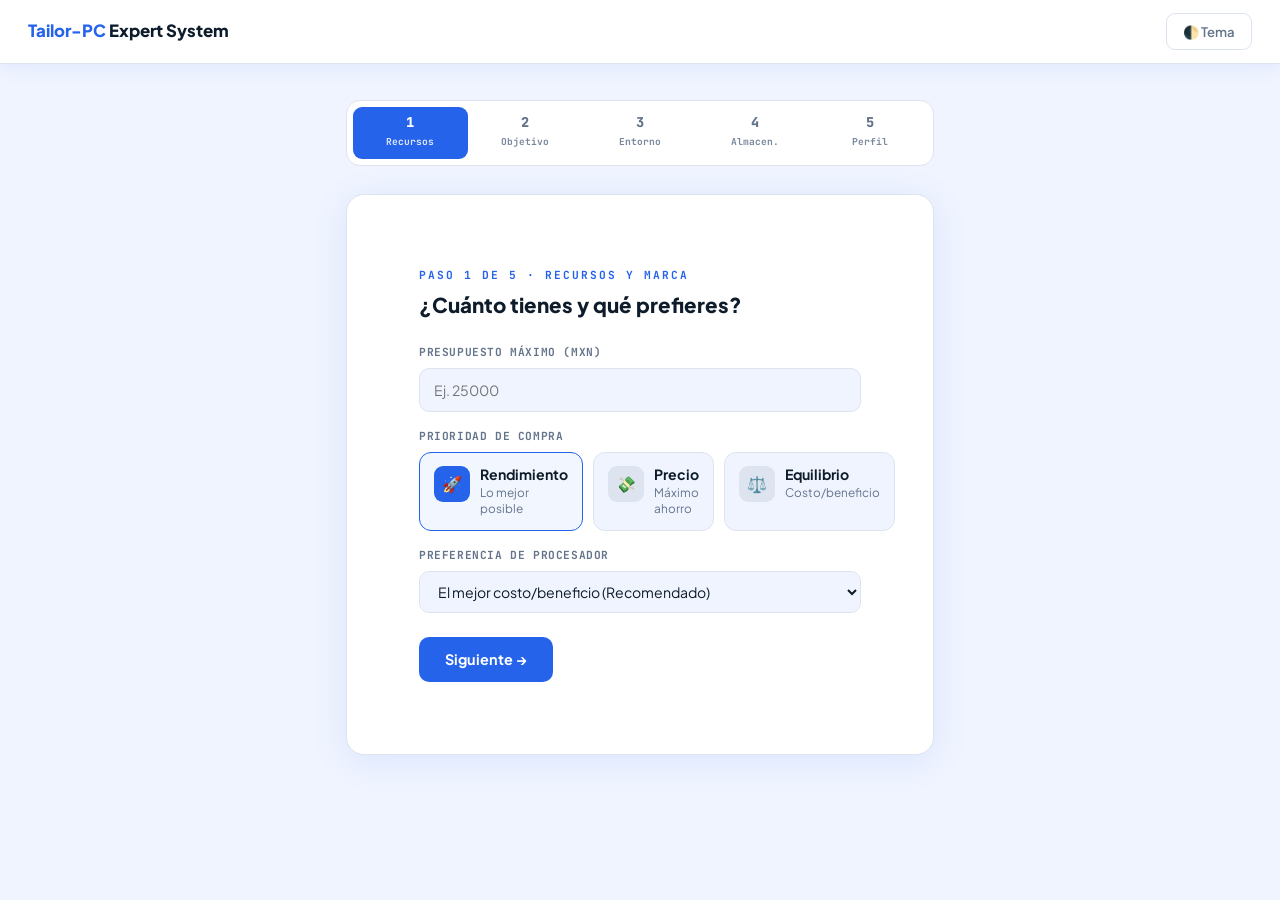
<file: TAILOR-PC/templates/index.html>
<!DOCTYPE html>
<html lang="es">
<head>
    <meta charset="UTF-8">
    <meta name="viewport" content="width=device-width, initial-scale=1.0">
    <title>Tailor-PC | Diagnóstico</title>
    <link href="https://cdn.jsdelivr.net/npm/bootstrap@5.3.0/dist/css/bootstrap.min.css" rel="stylesheet">
    <link href="https://fonts.googleapis.com/css2?family=JetBrains+Mono:wght@400;600;700&family=Plus+Jakarta+Sans:wght@400;500;600;700;800&display=swap" rel="stylesheet">
    <style>
    :root {
        --bg:       #f0f4ff;
        --bg-card:  #ffffff;
        --text:     #0d1b2a;
        --muted:    #64748b;
        --border:   #dde4f0;
        --accent:   #2563eb;
        --accent-2: #7c3aed;
        --shadow:   rgba(37,99,235,.10);
        --mono:     'JetBrains Mono', monospace;
        --sans:     'Plus Jakarta Sans', sans-serif;
    }
    [data-theme="dark"] {
        --bg:       #080d18; --bg-card:  #0f172a;
        --text:     #e2e8f0; --muted:    #94a3b8;
        --border:   #1e293b; --accent:   #3b82f6;
        --accent-2: #a855f7; --shadow:   rgba(59,130,246,.12);
    }
    *, *::before, *::after { box-sizing: border-box; margin: 0; padding: 0; }
    body {
        font-family: var(--sans); background: var(--bg); color: var(--text);
        min-height: 100vh; transition: background .3s, color .3s;
        font-size: 15px; line-height: 1.6;
    }

    /* ── Topbar ───────────────────────────────── */
    .topbar {
        position: sticky; top: 0; z-index: 900;
        background: var(--bg-card); border-bottom: 1px solid var(--border);
        padding: 13px 28px; display: flex; align-items: center;
        box-shadow: 0 1px 20px var(--shadow);
    }
    .brand { font-weight: 800; font-size: 1.05rem; color: var(--accent); flex: 1; }
    .brand span { color: var(--text); }
    .tb-btn {
        background: transparent; color: var(--muted);
        border: 1px solid var(--border); border-radius: 9px;
        padding: 7px 16px; font-family: var(--sans);
        font-size: .82rem; font-weight: 600; cursor: pointer; transition: all .15s;
    }
    .tb-btn:hover { border-color: var(--accent); color: var(--accent); }

    /* ── Form wrapper ─────────────────────────── */
    .form-wrap { max-width: 620px; margin: 36px auto; padding: 0 16px 60px; }

    /* ── Step pills nav ───────────────────────── */
    .step-nav {
        display: flex; gap: 0; margin-bottom: 28px;
        background: var(--bg-card); border: 1px solid var(--border);
        border-radius: 14px; padding: 6px; overflow: hidden;
    }
    .step-pill {
        flex: 1; text-align: center; padding: 9px 4px;
        border-radius: 9px; cursor: pointer; user-select: none;
        transition: background .2s, color .2s;
        font-family: var(--mono); font-size: .68rem; font-weight: 700;
        color: var(--muted); position: relative;
    }
    .step-pill.done   { color: var(--accent); }
    .step-pill.active { background: var(--accent); color: #fff; }
    .step-pill .pill-num {
        display: block; font-size: .85rem; font-weight: 800; line-height: 1;
        margin-bottom: 3px;
    }
    .step-pill .pill-label { font-size: .6rem; opacity: .85; white-space: nowrap; }

    /* ── Form card ────────────────────────────── */
    .form-card {
        background: var(--bg-card); border: 1px solid var(--border);
        border-radius: 18px; padding: 36px;
        box-shadow: 0 6px 36px var(--shadow);
        min-height: 340px; position: relative; overflow: hidden;
    }

    /* ── Step slide animation ─────────────────── */
    .step-pane {
        position: absolute; inset: 0; padding: 36px;
        opacity: 0; pointer-events: none;
        transform: translateX(40px);
        transition: opacity .32s ease, transform .32s ease;
    }
    .step-pane.active {
        position: relative; opacity: 1; pointer-events: all;
        transform: translateX(0);
    }
    .step-pane.exit-left  { opacity: 0; transform: translateX(-40px); }
    .step-pane.exit-right { opacity: 0; transform: translateX(40px); }

    /* ── Labels & inputs ──────────────────────── */
    .step-tag {
        font-family: var(--mono); font-size: .7rem; font-weight: 700;
        color: var(--accent); text-transform: uppercase; letter-spacing: 2px; margin-bottom: 4px;
    }
    .step-title { font-size: 1.28rem; font-weight: 800; margin-bottom: 22px; }

    .field-label {
        display: block; font-family: var(--mono); font-size: .7rem; font-weight: 700;
        color: var(--muted); text-transform: uppercase; letter-spacing: .6px; margin-bottom: 6px;
    }
    .form-ctrl, .form-sel {
        width: 100%; padding: 10px 14px;
        background: var(--bg) !important; border: 1px solid var(--border) !important;
        border-radius: 10px !important; color: var(--text) !important;
        font-family: var(--sans) !important; font-size: .88rem !important;
        outline: none; transition: border-color .2s, box-shadow .2s !important;
    }
    .form-ctrl:focus, .form-sel:focus {
        border-color: var(--accent) !important;
        box-shadow: 0 0 0 3px rgba(37,99,235,.1) !important;
    }
    .form-sel option { background: var(--bg-card); color: var(--text); }
    .field-mb { margin-bottom: 16px; }

    /* ── Option cards (radio-style) ───────────── */
    .option-grid { display: grid; gap: 10px; }
    .option-grid.cols-2 { grid-template-columns: 1fr 1fr; }
    .option-grid.cols-3 { grid-template-columns: 1fr 1fr 1fr; }

    .opt-card {
        border: 1.5px solid var(--border); border-radius: 12px;
        padding: 13px 14px; cursor: pointer; transition: all .18s;
        display: flex; align-items: flex-start; gap: 10px;
        background: var(--bg);
    }
    .opt-card:hover { border-color: var(--accent); background: rgba(37,99,235,.04); }
    .opt-card input[type=radio] { display: none; }
    .opt-card.selected { border-color: var(--accent); background: rgba(37,99,235,.06); }
    .opt-card.selected .opt-icon-wrap { background: var(--accent); color: #fff; }
    .opt-icon-wrap {
        width: 36px; height: 36px; border-radius: 9px;
        background: var(--border); display: flex; align-items: center;
        justify-content: center; font-size: 1rem; flex-shrink: 0;
        transition: background .18s, color .18s;
    }
    .opt-text h5 { font-size: .88rem; font-weight: 700; margin: 0 0 2px; }
    .opt-text p  { font-size: .74rem; color: var(--muted); margin: 0; line-height: 1.35; }

    /* ── Switch toggle ────────────────────────── */
    .sw-row {
        display: flex; align-items: center; gap: 12px;
        padding: 12px 0; border-bottom: 1px solid var(--border);
    }
    .sw-row:last-child { border-bottom: none; }
    .sw-row label { font-size: .88rem; font-weight: 500; cursor: pointer; flex: 1; }
    .sw-row .sw-desc { font-size: .76rem; color: var(--muted); }
    input[type=checkbox].form-check-input {
        width: 36px; height: 20px; cursor: pointer; flex-shrink: 0;
    }
    input[type=checkbox].form-check-input:checked {
        background-color: var(--accent) !important; border-color: var(--accent) !important;
    }

    /* ── Slider ───────────────────────────────── */
    .slider-wrap { padding: 4px 0 8px; }
    input[type=range] {
        width: 100%; accent-color: var(--accent); cursor: pointer;
    }
    .slider-labels {
        display: flex; justify-content: space-between;
        font-family: var(--mono); font-size: .68rem; color: var(--muted); margin-top: 4px;
    }

    /* ── Buttons ──────────────────────────────── */
    .btn-row { display: flex; gap: 10px; margin-top: 24px; }
    .btn-next {
        background: var(--accent); color: #fff; border: none;
        border-radius: 10px; padding: 11px 26px; font-family: var(--sans);
        font-weight: 700; font-size: .9rem; cursor: pointer; transition: background .15s;
    }
    .btn-next:hover { background: var(--accent-2); }
    .btn-back {
        background: transparent; color: var(--muted); border: 1px solid var(--border);
        border-radius: 10px; padding: 11px 22px; font-family: var(--sans);
        font-weight: 600; font-size: .9rem; cursor: pointer; transition: all .15s;
    }
    .btn-back:hover { border-color: var(--accent); color: var(--accent); }
    .btn-submit {
        background: linear-gradient(135deg, var(--accent), var(--accent-2));
        color: #fff; border: none; border-radius: 10px; padding: 12px 30px;
        font-family: var(--mono); font-weight: 700; font-size: .88rem;
        cursor: pointer; letter-spacing: .5px;
        box-shadow: 0 4px 20px rgba(37,99,235,.35);
        transition: opacity .15s, transform .1s;
    }
    .btn-submit:hover { opacity: .9; }
    .btn-submit:active { transform: scale(.97); }

    /* ── Loading overlay ──────────────────────── */
    #loading {
        display: none; position: fixed; inset: 0; z-index: 9999;
        background: var(--bg); flex-direction: column;
        align-items: center; justify-content: center; gap: 0;
    }
    .spin {
        width: 48px; height: 48px;
        border: 3px solid var(--border); border-top-color: var(--accent);
        border-radius: 50%; animation: spin .75s linear infinite; margin-bottom: 22px;
    }
    @keyframes spin { to { transform: rotate(360deg); } }
    #load-title {
        font-family: var(--mono); font-weight: 700; font-size: .95rem;
        color: var(--accent); letter-spacing: 2px; margin-bottom: 22px;
    }
    .log-row {
        font-family: var(--mono); font-size: .76rem; color: var(--muted);
        padding: 5px 0; display: flex; justify-content: space-between;
        width: 480px; max-width: 90%; border-bottom: 1px solid var(--border);
    }
    .log-ok { color: var(--accent); }
    </style>
</head>
<body data-theme="light">
<script>document.body.setAttribute('data-theme', localStorage.getItem('tailorTheme') || 'light');</script>

<div class="topbar">
    <div class="brand">Tailor-PC <span>Expert System</span></div>
    <button class="tb-btn" onclick="toggleTheme()">🌓 Tema</button>
</div>

<div class="form-wrap">

    <div class="step-nav" id="step-nav">
        <div class="step-pill active" id="pill-1">
            <span class="pill-num">1</span>
            <span class="pill-label">Recursos</span>
        </div>
        <div class="step-pill" id="pill-2">
            <span class="pill-num">2</span>
            <span class="pill-label">Objetivo</span>
        </div>
        <div class="step-pill" id="pill-3">
            <span class="pill-num">3</span>
            <span class="pill-label">Entorno</span>
        </div>
        <div class="step-pill" id="pill-4">
            <span class="pill-num">4</span>
            <span class="pill-label">Almacen.</span>
        </div>
        <div class="step-pill" id="pill-5">
            <span class="pill-num">5</span>
            <span class="pill-label">Perfil</span>
        </div>
    </div>

    <form action="/diagnostico" method="POST" id="msform">
    <div class="form-card" id="form-card">

        <div class="step-pane active" id="pane-1">
            <div class="step-tag">Paso 1 de 5 · Recursos y Marca</div>
            <div class="step-title">¿Cuánto tienes y qué prefieres?</div>

            <div class="field-mb">
                <label class="field-label">Presupuesto máximo (MXN)</label>
                <input type="number" name="presupuesto" class="form-ctrl"
                       placeholder="Ej. 25000" min="3000" required>
            </div>

            <div class="field-mb">
                <label class="field-label">Prioridad de compra</label>
                <div class="option-grid cols-3">
                    <label class="opt-card selected" onclick="selectOpt(this,'prioridad','rendimiento')">
                        <input type="radio" name="prioridad" value="rendimiento" checked>
                        <div class="opt-icon-wrap">🚀</div>
                        <div class="opt-text"><h5>Rendimiento</h5><p>Lo mejor posible</p></div>
                    </label>
                    <label class="opt-card" onclick="selectOpt(this,'prioridad','precio')">
                        <input type="radio" name="prioridad" value="precio">
                        <div class="opt-icon-wrap">💸</div>
                        <div class="opt-text"><h5>Precio</h5><p>Máximo ahorro</p></div>
                    </label>
                    <label class="opt-card" onclick="selectOpt(this,'prioridad','equilibrio')">
                        <input type="radio" name="prioridad" value="equilibrio">
                        <div class="opt-icon-wrap">⚖️</div>
                        <div class="opt-text"><h5>Equilibrio</h5><p>Costo/beneficio</p></div>
                    </label>
                </div>
            </div>

            <div class="field-mb">
                <label class="field-label">Preferencia de Procesador</label>
                <select name="marca_cpu" class="form-sel">
                    <option value="indistinto">El mejor costo/beneficio (Recomendado)</option>
                    <option value="intel">Prefiero Intel Core</option>
                    <option value="amd">Prefiero AMD Ryzen</option>
                </select>
            </div>

            <div class="btn-row">
                <button type="button" class="btn-next" onclick="goStep(2)">Siguiente →</button>
            </div>
        </div>

        <div class="step-pane" id="pane-2">
            <div class="step-tag">Paso 2 de 5 · Objetivo y Pantalla</div>
            <div class="step-title">¿Para qué usarás el equipo?</div>

            <div class="field-mb">
                <label class="field-label">Uso principal</label>
                <div class="option-grid cols-3">
                    <label class="opt-card selected" onclick="selectOpt(this,'uso','gaming')">
                        <input type="radio" name="uso" value="gaming" checked>
                        <div class="opt-icon-wrap">🎮</div>
                        <div class="opt-text"><h5>Gaming</h5><p>Juegos y streaming</p></div>
                    </label>
                    <label class="opt-card" onclick="selectOpt(this,'uso','render')">
                        <input type="radio" name="uso" value="render">
                        <div class="opt-icon-wrap">🎬</div>
                        <div class="opt-text"><h5>Creación</h5><p>Render y 3D</p></div>
                    </label>
                    <label class="opt-card" onclick="selectOpt(this,'uso','ofimatica')">
                        <input type="radio" name="uso" value="ofimatica">
                        <div class="opt-icon-wrap">📋</div>
                        <div class="opt-text"><h5>Oficina</h5><p>Ofimática y estudio</p></div>
                    </label>
                </div>
            </div>

            <div class="field-mb">
                <label class="field-label">Resolución del monitor objetivo</label>
                <div class="option-grid cols-3">
                    <label class="opt-card selected" onclick="selectOpt(this,'resolucion','1080p')">
                        <input type="radio" name="resolucion" value="1080p" checked>
                        <div class="opt-icon-wrap">🖥️</div>
                        <div class="opt-text"><h5>1080p</h5><p>Full HD (60-240Hz)</p></div>
                    </label>
                    <label class="opt-card" onclick="selectOpt(this,'resolucion','1440p')">
                        <input type="radio" name="resolucion" value="1440p">
                        <div class="opt-icon-wrap">🖥️</div>
                        <div class="opt-text"><h5>1440p</h5><p>2K QHD (144Hz+)</p></div>
                    </label>
                    <label class="opt-card" onclick="selectOpt(this,'resolucion','4K')">
                        <input type="radio" name="resolucion" value="4K">
                        <div class="opt-icon-wrap">🖥️</div>
                        <div class="opt-text"><h5>4K</h5><p>Ultra HD (60Hz+)</p></div>
                    </label>
                </div>
            </div>

            <div class="field-mb">
                <label class="field-label">Estética del equipo</label>
                <select name="estilo_rgb" class="form-sel">
                    <option value="minimalista">Minimalista — Sin RGB</option>
                    <option value="rgb">Gamer — RGB Completo</option>
                </select>
            </div>

            <div class="btn-row">
                <button type="button" class="btn-back" onclick="goStep(1)">← Atrás</button>
                <button type="button" class="btn-next" onclick="goStep(3)">Siguiente →</button>
            </div>
        </div>

        <div class="step-pane" id="pane-3">
            <div class="step-tag">Paso 3 de 5 · Entorno e Infraestructura</div>
            <div class="step-title">¿Cómo es tu entorno de uso?</div>

            <div class="field-mb">
                <label class="field-label">Temperatura ambiente habitual</label>
                <div class="option-grid cols-3">
                    <label class="opt-card" onclick="selectOpt(this,'clima','frio')">
                        <input type="radio" name="clima" value="frio">
                        <div class="opt-icon-wrap">❄️</div>
                        <div class="opt-text"><h5>Frío</h5><p>Con A/C o clima fresco</p></div>
                    </label>
                    <label class="opt-card selected" onclick="selectOpt(this,'clima','templado')">
                        <input type="radio" name="clima" value="templado" checked>
                        <div class="opt-icon-wrap">🌤️</div>
                        <div class="opt-text"><h5>Templado</h5><p>Condición normal</p></div>
                    </label>
                    <label class="opt-card" onclick="selectOpt(this,'clima','calido')">
                        <input type="radio" name="clima" value="calido">
                        <div class="opt-icon-wrap">🌡️</div>
                        <div class="opt-text"><h5>Cálido</h5><p>Sin ventilación o calor</p></div>
                    </label>
                </div>
            </div>

            <div class="field-mb">
                <label class="field-label">Conectividad y tamaño</label>
                <div class="row g-3">
                    <div class="col-md-6">
                        <select name="wifi" class="form-sel">
                            <option value="Sí">Wi-Fi Integrado</option>
                            <option value="NO">Ethernet (Cable)</option>
                        </select>
                    </div>
                    <div class="col-md-6">
                        <select name="size" class="form-sel">
                            <option value="ATX">ATX — Gabinete Estándar</option>
                            <option value="Micro-ATX">Micro-ATX — Compacto</option>
                        </select>
                    </div>
                </div>
            </div>

            <div style="border: 1px solid var(--border); border-radius: 12px; padding: 8px 14px;">
                <div class="sw-row">
                    <input class="form-check-input" type="checkbox" name="streaming" id="streaming">
                    <div>
                        <label class="mb-0" for="streaming">Streaming simultáneo activo</label>
                        <div class="sw-desc">Codificación NVENC/OBS mientras juegas</div>
                    </div>
                </div>
            </div>

            <div class="btn-row">
                <button type="button" class="btn-back" onclick="goStep(2)">← Atrás</button>
                <button type="button" class="btn-next" onclick="goStep(4)">Siguiente →</button>
            </div>
        </div>

        <div class="step-pane" id="pane-4">
            <div class="step-tag">Paso 4 de 5 · Almacenamiento y Audio</div>
            <div class="step-title">¿Qué priorizas en almacenamiento?</div>

            <div class="field-mb">
                <label class="field-label">Prioridad de almacenamiento</label>
                <div class="option-grid cols-2">
                    <label class="opt-card selected" onclick="selectOpt(this,'almacenamiento','velocidad')">
                        <input type="radio" name="almacenamiento" value="velocidad" checked>
                        <div class="opt-icon-wrap">⚡</div>
                        <div class="opt-text">
                            <h5>Velocidad</h5>
                            <p>NVMe rápido, menor capacidad. Ideal para gaming y apps</p>
                        </div>
                    </label>
                    <label class="opt-card" onclick="selectOpt(this,'almacenamiento','capacidad')">
                        <input type="radio" name="almacenamiento" value="capacidad">
                        <div class="opt-icon-wrap">📦</div>
                        <div class="opt-text">
                            <h5>Capacidad</h5>
                            <p>Más espacio aunque algo más lento. Ideal para producción</p>
                        </div>
                    </label>
                </div>
            </div>

            <div class="row g-3 field-mb">
                <div class="col-md-6">
                    <label class="field-label">Plataforma futura</label>
                    <select name="longevidad" class="form-sel">
                        <option value="Sí">Nueva generación (DDR5 / AM5)</option>
                        <option value="NO">Máximo rendimiento actual (DDR4)</option>
                    </select>
                </div>
                <div class="col-md-6">
                    <label class="field-label">Audio</label>
                    <select name="audio" class="form-sel">
                        <option value="estandar">Audio Estándar</option>
                        <option value="pro">Alta Fidelidad (DAC/Amp)</option>
                    </select>
                </div>
            </div>

            <div class="btn-row">
                <button type="button" class="btn-back" onclick="goStep(3)">← Atrás</button>
                <button type="button" class="btn-next" onclick="goStep(5)">Siguiente →</button>
            </div>
        </div>

        <div class="step-pane" id="pane-5">
            <div class="step-tag">Paso 5 de 5 · Perfil Avanzado</div>
            <div class="step-title">Últimas preferencias del sistema</div>

            <div class="field-mb">
                <label class="field-label">¿Cuántos monitores usarás?</label>
                <div class="option-grid cols-3">
                    <label class="opt-card selected" onclick="selectOpt(this,'monitores','1'); document.getElementById('val-monitores').textContent='1 monitor'">
                        <input type="radio" name="monitores" value="1" checked>
                        <div class="opt-icon-wrap">🖥️</div>
                        <div class="opt-text"><h5>1 Monitor</h5><p>Setup estándar</p></div>
                    </label>
                    <label class="opt-card" onclick="selectOpt(this,'monitores','2'); document.getElementById('val-monitores').textContent='2 monitores'">
                        <input type="radio" name="monitores" value="2">
                        <div class="opt-icon-wrap">🖥️🖥️</div>
                        <div class="opt-text"><h5>2 Monitores</h5><p>Dual screen</p></div>
                    </label>
                    <label class="opt-card" onclick="selectOpt(this,'monitores','3')">
                        <input type="radio" name="monitores" value="3">
                        <div class="opt-icon-wrap">🎛️</div>
                        <div class="opt-text"><h5>3+ Monitor</h5><p>Multi-display</p></div>
                    </label>
                </div>
            </div>

            <div class="field-mb">
                <label class="field-label">Nivel de overclocking deseado</label>
                <div class="option-grid cols-3">
                    <label class="opt-card selected" onclick="selectOpt(this,'overclocking','ninguno')">
                        <input type="radio" name="overclocking" value="ninguno" checked>
                        <div class="opt-icon-wrap">😌</div>
                        <div class="opt-text"><h5>Ninguno</h5><p>Stock, estabilidad</p></div>
                    </label>
                    <label class="opt-card" onclick="selectOpt(this,'overclocking','moderado')">
                        <input type="radio" name="overclocking" value="moderado">
                        <div class="opt-icon-wrap">⚙️</div>
                        <div class="opt-text"><h5>Moderado</h5><p>XMP / EXPO</p></div>
                    </label>
                    <label class="opt-card" onclick="selectOpt(this,'overclocking','extremo')">
                        <input type="radio" name="overclocking" value="extremo">
                        <div class="opt-icon-wrap">🔥</div>
                        <div class="opt-text"><h5>Extremo</h5><p>CPU+GPU OC</p></div>
                    </label>
                </div>
            </div>

            <div class="btn-row">
                <button type="button" class="btn-back" onclick="goStep(4)">← Atrás</button>
                <button type="submit" class="btn-submit">⚡ EJECUTAR MOTOR RETE</button>
            </div>
        </div>

    </div></form>
</div>

<div id="loading">
    <div class="spin"></div>
    <div id="load-title">SINTETIZANDO DATOS</div>
    <div id="load-logs"></div>
</div>

<script>
/* ── TEMA ──────────────────────────────────────────── */
function toggleTheme() {
    const next = document.body.getAttribute('data-theme') === 'dark' ? 'light' : 'dark';
    document.body.setAttribute('data-theme', next);
    localStorage.setItem('tailorTheme', next);
}

/* ── OPTION CARDS (radio-style) ──────────────────── */
function selectOpt(el, name, value) {
    // Deselect all in same group
    document.querySelectorAll(`.opt-card`).forEach(c => {
        if (c.querySelector(`input[name="${name}"]`)) c.classList.remove('selected');
    });
    el.classList.add('selected');
    const radio = el.querySelector('input[type=radio]');
    if (radio) radio.checked = true;
}

/* ── STEP NAVIGATION ─────────────────────────────── */
let currentStep = 1;
const TOTAL = 5;

function goStep(next) {
    const prev = currentStep;
    if (next === prev) return;

    const prevPane = document.getElementById(`pane-${prev}`);
    const nextPane = document.getElementById(`pane-${next}`);

    const goingForward = next > prev;

    // Resize card height to auto (will be driven by content)
    const card = document.getElementById('form-card');
    card.style.minHeight = card.offsetHeight + 'px';

    // Exit current
    prevPane.classList.remove('active');
    prevPane.classList.add(goingForward ? 'exit-left' : 'exit-right');

    setTimeout(() => {
        prevPane.classList.remove('exit-left', 'exit-right');
        prevPane.style.display = '';
    }, 340);

    // Enter next
    nextPane.style.display = 'block';
    nextPane.classList.remove('exit-left', 'exit-right');
    nextPane.style.transform = goingForward ? 'translateX(40px)' : 'translateX(-40px)';
    nextPane.style.opacity   = '0';

    requestAnimationFrame(() => {
        requestAnimationFrame(() => {
            nextPane.style.transform = '';
            nextPane.style.opacity   = '';
            nextPane.classList.add('active');
        });
    });

    currentStep = next;
    updatePills();
}

function updatePills() {
    for (let i = 1; i <= TOTAL; i++) {
        const pill = document.getElementById(`pill-${i}`);
        pill.classList.remove('active', 'done');
        if (i === currentStep) pill.classList.add('active');
        else if (i < currentStep) pill.classList.add('done');
    }
}

/* ── LOADING ─────────────────────────────────────── */
document.getElementById('msform').addEventListener('submit', function(e) {
    e.preventDefault();
    document.getElementById('loading').style.display = 'flex';
    const steps = [
        'Cargando base de conocimientos...',
        'Evaluando compatibilidad de socket y plataforma...',
        'Calculando umbrales térmicos por clima...',
        'Ajustando restricciones financieras...',
        'Aplicando perfil de resolución y monitores...',
        'Purgando combinaciones inválidas...',
        'Generando dictamen final del motor RETE...'
    ];
    let i = 0;
    const logs = document.getElementById('load-logs');
    const iv = setInterval(() => {
        if (i < steps.length) {
            const row = document.createElement('div');
            row.className = 'log-row';
            row.innerHTML = `<span>${steps[i]}</span><span class="log-ok">[OK]</span>`;
            logs.appendChild(row);
            i++;
        } else {
            clearInterval(iv);
            document.getElementById('load-title').textContent = 'ANÁLISIS COMPLETADO';
            setTimeout(() => this.submit(), 100); 
        }
    }, 150); 
});
</script>
</body>
</html>
</file>
